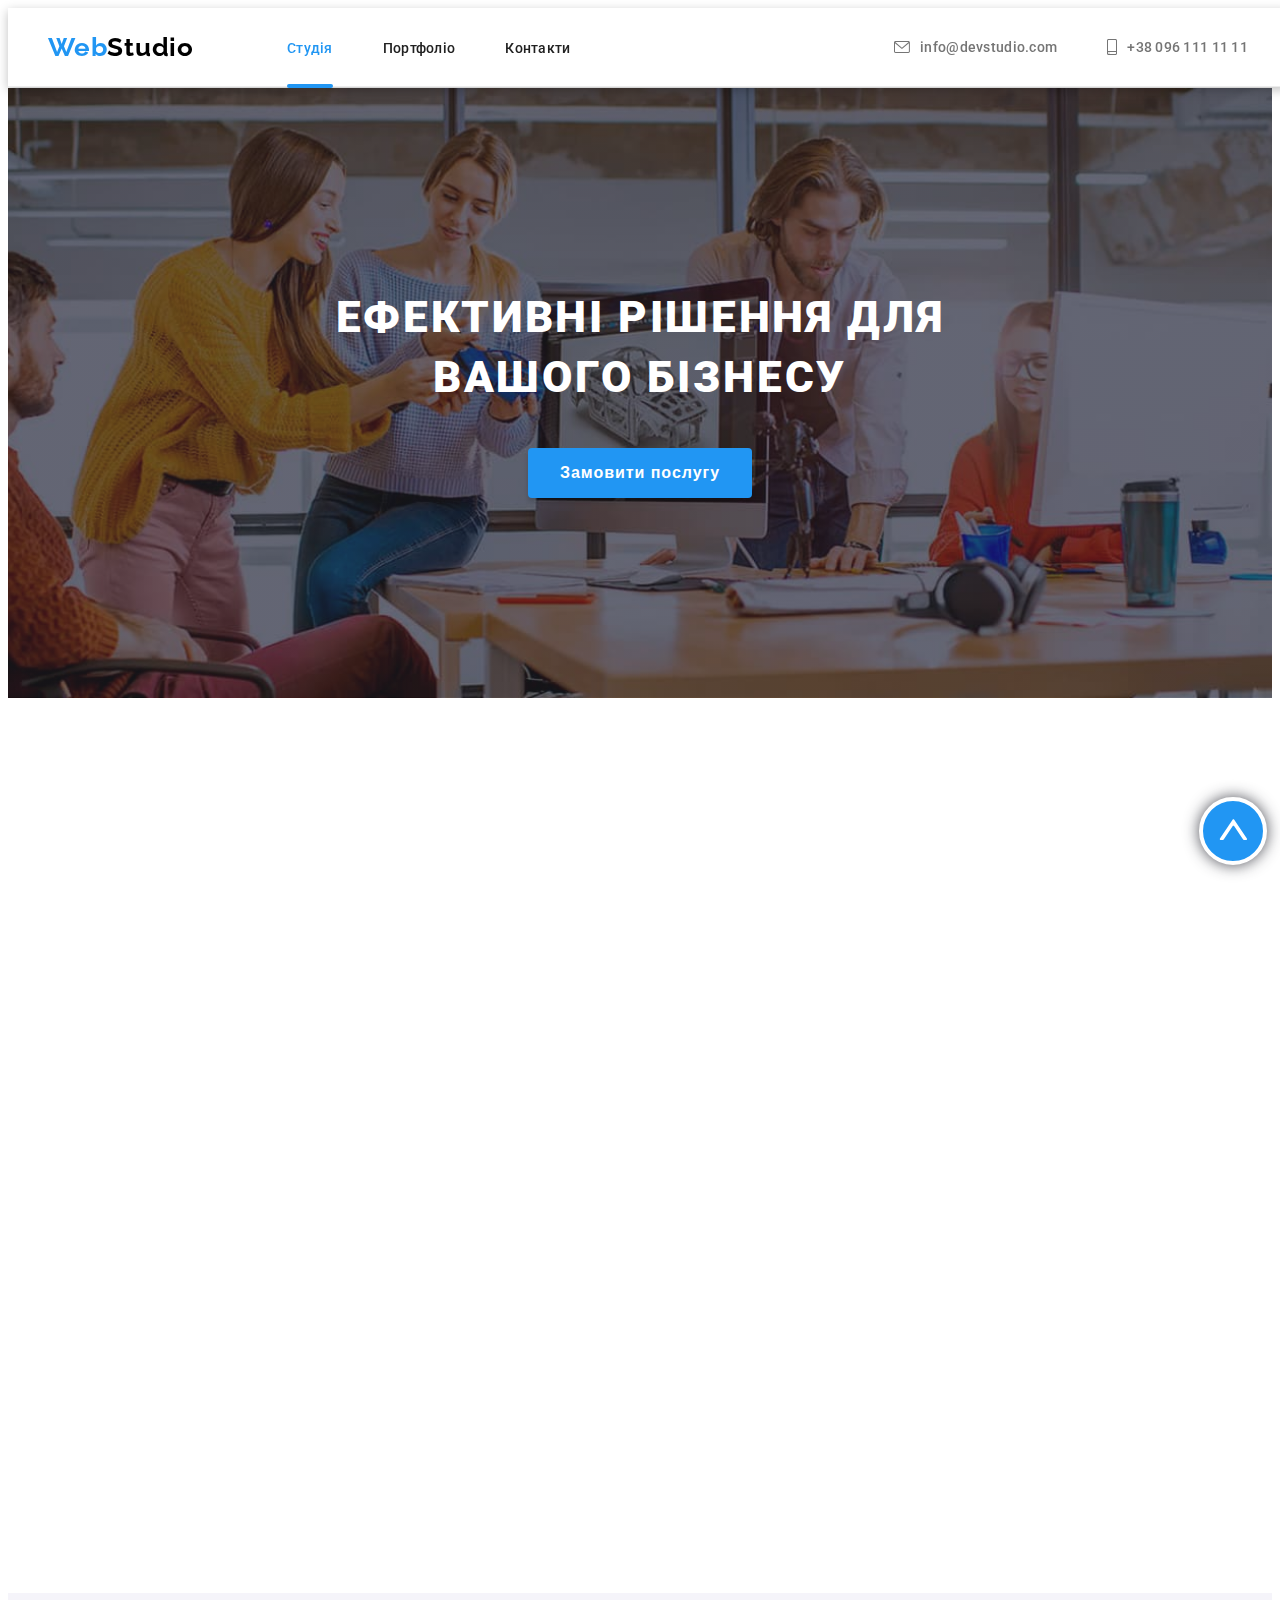
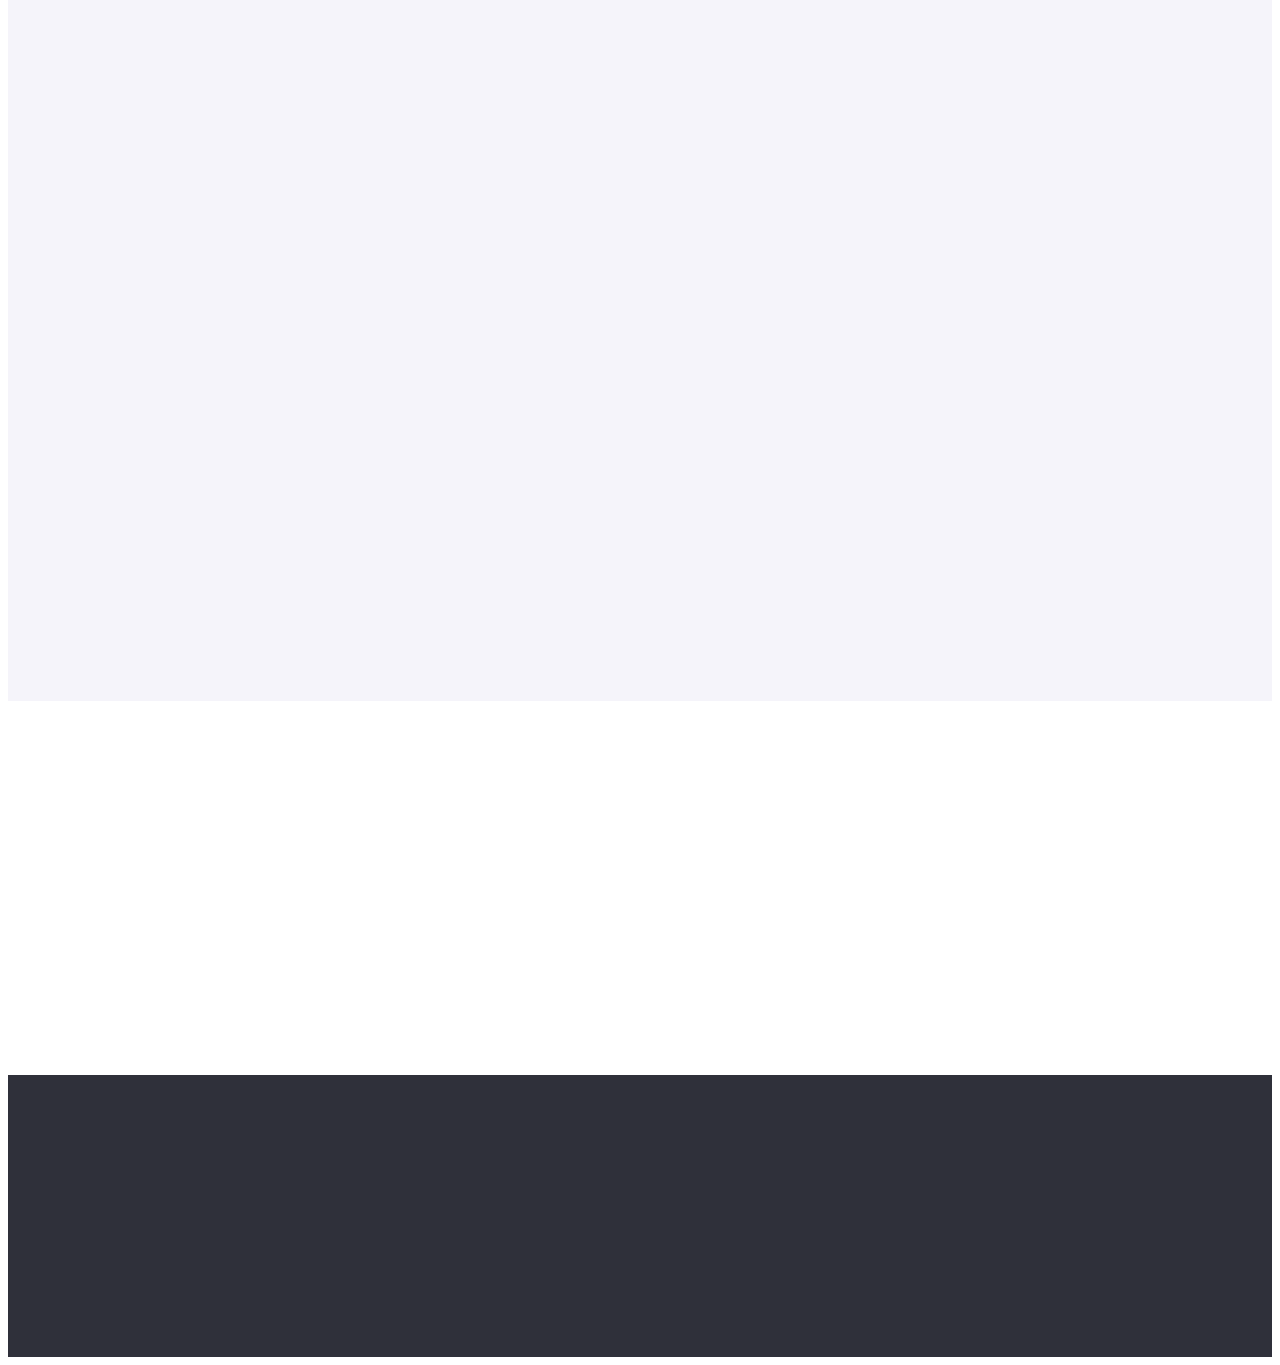
<file: index.html>
<!DOCTYPE html>
<html lang="en">
  <head>
    <meta charset="UTF-8" />
    <meta http-equiv="X-UA-Compatible" content="IE=edge" />
    <meta name="viewport" content="width=device-width, initial-scale=1.0" />
    <title>WebStudio</title>
    <link rel="preconnect" href="https://fonts.googleapis.com" />
    <link rel="preconnect" href="https://fonts.gstatic.com" crossorigin />
    <link
      href="https://fonts.googleapis.com/css2?family=Raleway:wght@700&family=Roboto:wght@400;500;700;900&display=swap"
      rel="stylesheet"
    />
    <link
      rel="stylesheet"
      href="https://cdnjs.cloudflare.com/ajax/libs/modern-normalize/2.0.0/modern-normalize.min.css"
      integrity="sha512-4xo8blKMVCiXpTaLzQSLSw3KFOVPWhm/TRtuPVc4WG6kUgjH6J03IBuG7JZPkcWMxJ5huwaBpOpnwYElP/m6wg=="
      crossorigin="anonymous"
      referrerpolicy="no-referrer"
    />
    <link rel="stylesheet" href=".//styles/main.min.css" />
    <link href="https://unpkg.com/aos@2.3.1/dist/aos.css" rel="stylesheet" />
  </head>
  <body>
    <!-- Шапка сайту -->
    <header class="header" id="header">
      <div class="container">
        <div class="header__container" data-aos="fade-down">
          <!-- Лого -->
          <a class="header__logo" href="./index.html"
            >Web<span class="header__logo__accent--header">Studio</span></a
          >
          <!-- Головна навігація сайту -->
          <nav class="header__nav">
            <ul class="header__list">
              <li class="header__item">
                <a
                  class="header__link header__link--checked"
                  href="./index.html"
                  >Студія</a
                >
              </li>
              <li class="header__item">
                <a class="header__link" href="./portfolio.html">Портфоліо</a>
              </li>
              <li class="header__item">
                <a class="header__link" href="#contacts">Контакти</a>
              </li>
            </ul>
          </nav>
          <!-- Контакти -->
          <ul class="header__contacts">
            <li class="header__contact">
              <a
                class="header__address"
                href="mailto:info@devstudio.com"
                target="_blank"
              >
                <svg class="header__icon" width="14" height="10">
                  <use href="./img/icons.svg#letter"></use>
                </svg>
                info@devstudio.com</a
              >
            </li>
            <li class="header__contact">
              <a
                class="header__address"
                href="tel:+380961111111"
                target="_blank"
              >
                <svg class="header__icon" width="10" height="14">
                  <use href="./img/icons.svg#smartphone"></use>
                </svg>
                +38 096 111 11 11</a
              >
            </li>
          </ul>
          <button data-menu-open class="header__menu">
            <svg class="header__svg" width="40" height="40">
              <use href="./img/icons.svg#menu"></use>
            </svg>
          </button>
        </div>
      </div>
    </header>
    <!-- Головна сторінка -->
    <main>
      <div class="hero__padding" id="scroll-to-top"></div>
      <!-- Головна частина сайту -->
      <section class="hero">
        <div class="container hero__container">
          <h1 class="hero__title">Ефективні рішення для вашого бізнесу</h1>
          <button class="hero__button" type="button" data-modal-open>
            Замовити послугу
          </button>
        </div>
      </section>
      <!-- Переваги -->
      <section class="advantages">
        <div class="container">
          <ul class="advantages__list">
            <li class="advantages__item" data-aos="fade-right">
              <div class="advantages__icon">
                <svg class="advantages__svg" width="70" height="70">
                  <use href="./img/icons.svg#antenna"></use>
                </svg>
              </div>
              <h3 class="advantages__subtitle">УВАГА ДО ДЕТАЛЕЙ</h3>
              <p class="advantages__desc">
                Ідейні міркування, і навіть початок повсякденної роботи з
                формування позиції.
              </p>
            </li>
            <li class="advantages__item" data-aos="fade-up">
              <div class="advantages__icon">
                <svg class="advantages__svg" width="70" height="70">
                  <use href="./img/icons.svg#clock"></use>
                </svg>
              </div>
              <h3 class="advantages__subtitle">ПУНКТУАЛЬНІСТЬ</h3>
              <p class="advantages__desc">
                Завдання організації, особливо рамки і місце навчання кадрів
                тягне у себе.
              </p>
            </li>
            <li class="advantages__item" data-aos="fade-down">
              <div class="advantages__icon">
                <svg class="advantages__svg" width="70" height="70">
                  <use href="./img/icons.svg#diagram"></use>
                </svg>
              </div>
              <h3 class="advantages__subtitle">ПЛАНУВАННЯ</h3>
              <p class="advantages__desc">
                Так само консультація з широким активом значною мірою зумовлює.
              </p>
            </li>
            <li class="advantages__item" data-aos="fade-left">
              <div class="advantages__icon">
                <svg class="advantages__svg" width="70" height="70">
                  <use href="./img/icons.svg#astronaut"></use>
                </svg>
              </div>
              <h3 class="advantages__subtitle">СУЧАСНІ ТЕХНОЛОГІЇ</h3>
              <p class="advantages__desc">
                Значимість цих проблем настільки очевидна, що реалізація
                планових завдань.
              </p>
            </li>
          </ul>
        </div>
      </section>
      <!-- Секція: Чим ми займаємося -->
      <section class="doing">
        <div class="container">
          <h2 class="doing__title" data-aos="zoom-in-up">Чим ми займаємося</h2>
          <ul class="doing__list">
            <li data-aos="zoom-in-down">
              <a href="#" class="doing__link">
                <img
                  class="doing__photo"
                  src="./img/doing/photo-1.jpg"
                  alt="Чоловік пише код"
                />
                <div class="doing__overlay">
                  <h3 class="doing__subtitle">Десктопні додатки</h3>
                </div>
              </a>
            </li>
            <li data-aos="zoom-in-up">
              <a href="#" class="doing__link">
                <img
                  class="doing__photo"
                  src="./img/doing/photo-2.jpg"
                  alt="Жінка вибирає дизайн"
                />
                <div class="doing__overlay">
                  <h3 class="doing__subtitle">Мобільні додатки</h3>
                </div>
              </a>
            </li>
            <li data-aos="zoom-in-down">
              <a href="#" class="doing__link">
                <img
                  class="doing__photo"
                  src="./img/doing/photo-3.jpg"
                  alt="Жінка вибирає колір"
                />
                <div class="doing__overlay">
                  <h3 class="doing__subtitle">Дизайнерські рішення</h3>
                </div>
              </a>
            </li>
          </ul>
        </div>
      </section>
      <!-- Секція: Наша команда -->
      <section class="team">
        <div class="container">
          <h2 class="team__title" data-aos="zoom-in-up">Наша команда</h2>
          <ul class="team__list">
            <li class="team__item" data-aos="fade-up-right">
              <img
                class="team__photo"
                width="270"
                src="./img/team/person-1.jpg"
                alt="Чоловік з бородою з каштановим волоссям в окулярах в бордовій сорочці"
              />
              <h3 class="team__subtitle">Ігор Дем'яненко</h3>
              <p class="team__desc">Product Designer</p>
              <ul class="team__icons">
                <li class="team__icon">
                  <a
                    href="https://www.instagram.com/"
                    target="_blank"
                    class="team__link"
                  >
                    <svg class="team__svg" width="20" height="20">
                      <use href="./img/icons.svg#instagram"></use>
                    </svg>
                  </a>
                </li>
                <li class="team__icon">
                  <a
                    href="https://twitter.com/?lang=uk"
                    target="_blank"
                    class="team__link"
                  >
                    <svg class="team__svg" width="20" height="20">
                      <use href="./img/icons.svg#twitter"></use>
                    </svg>
                  </a>
                </li>
                <li class="team__icon">
                  <a
                    href="https://www.facebook.com/?locale=uk_UA"
                    target="_blank"
                    class="team__link"
                  >
                    <svg class="team__svg" width="20" height="20">
                      <use href="./img/icons.svg#facebook"></use>
                    </svg>
                  </a>
                </li>
                <li class="team__icon">
                  <a
                    href="https://ua.linkedin.com/"
                    target="_blank"
                    class="team__link"
                  >
                    <svg class="team__svg" width="20" height="20">
                      <use href="./img/icons.svg#linkedin"></use>
                    </svg>
                  </a>
                </li>
              </ul>
            </li>
            <li class="team__item" data-aos="fade-up">
              <img
                class="team__photo"
                width="270"
                src="./img/team/person-2.jpg"
                alt="Жінка з окулярами в чорному піджаку та світлим волоссям"
              />
              <h3 class="team__subtitle">Ольга Рєпіна</h3>
              <p class="team__desc">Frontend Developer</p>
              <ul class="team__icons">
                <li class="team__icon">
                  <a
                    href="https://www.instagram.com/"
                    target="_blank"
                    class="team__link"
                  >
                    <svg class="team__svg" width="20" height="20">
                      <use href="./img/icons.svg#instagram"></use>
                    </svg>
                  </a>
                </li>
                <li class="team__icon">
                  <a
                    href="https://twitter.com/?lang=uk"
                    target="_blank"
                    class="team__link"
                  >
                    <svg class="team__svg" width="20" height="20">
                      <use href="./img/icons.svg#twitter"></use>
                    </svg>
                  </a>
                </li>
                <li class="team__icon">
                  <a
                    href="https://www.facebook.com/?locale=uk_UA"
                    target="_blank"
                    class="team__link"
                  >
                    <svg class="team__svg" width="20" height="20">
                      <use href="./img/icons.svg#facebook"></use>
                    </svg>
                  </a>
                </li>
                <li class="team__icon">
                  <a
                    href="https://ua.linkedin.com/"
                    target="_blank"
                    class="team__link"
                  >
                    <svg class="team__svg" width="20" height="20">
                      <use href="./img/icons.svg#linkedin"></use>
                    </svg>
                  </a>
                </li>
              </ul>
            </li>
            <li class="team__item" data-aos="fade-up">
              <img
                class="team__photo"
                width="270"
                src="./img/team/person-3.jpg"
                alt="Чоловік з бородою з каштановим волоссям в блакитній сорочці"
              />
              <h3 class="team__subtitle">Микола Тарасов</h3>
              <p class="team__desc">Marketing</p>
              <ul class="team__icons">
                <li class="team__icon">
                  <a
                    href="https://www.instagram.com/"
                    target="_blank"
                    class="team__link"
                  >
                    <svg class="team__svg" width="20" height="20">
                      <use href="./img/icons.svg#instagram"></use>
                    </svg>
                  </a>
                </li>
                <li class="team__icon">
                  <a
                    href="https://twitter.com/?lang=uk"
                    target="_blank"
                    class="team__link"
                  >
                    <svg class="team__svg" width="20" height="20">
                      <use href="./img/icons.svg#twitter"></use>
                    </svg>
                  </a>
                </li>
                <li class="team__icon">
                  <a
                    href="https://www.facebook.com/?locale=uk_UA"
                    target="_blank"
                    class="team__link"
                  >
                    <svg class="team__svg" width="20" height="20">
                      <use href="./img/icons.svg#facebook"></use>
                    </svg>
                  </a>
                </li>
                <li class="team__icon">
                  <a
                    href="https://ua.linkedin.com/"
                    target="_blank"
                    class="team__link"
                  >
                    <svg class="team__svg" width="20" height="20">
                      <use href="./img/icons.svg#linkedin"></use>
                    </svg>
                  </a>
                </li>
              </ul>
            </li>
            <li class="team__item" data-aos="fade-up-left">
              <img
                class="team__photo"
                width="270"
                src="./img/team/person-4.jpg"
                alt="Чоловік в окулярах з темними бородою та волоссям в чорний футболці"
              />
              <h3 class="team__subtitle">Михайло Єрмаков</h3>
              <p class="team__desc">UI Designer</p>
              <ul class="team__icons">
                <li class="team__icon">
                  <a
                    href="https://www.instagram.com/"
                    target="_blank"
                    class="team__link"
                  >
                    <svg class="team__svg" width="20" height="20">
                      <use href="./img/icons.svg#instagram"></use>
                    </svg>
                  </a>
                </li>
                <li class="team__icon">
                  <a
                    href="https://twitter.com/?lang=uk"
                    target="_blank"
                    class="team__link"
                  >
                    <svg class="team__svg" width="20" height="20">
                      <use href="./img/icons.svg#twitter"></use>
                    </svg>
                  </a>
                </li>
                <li class="team__icon">
                  <a
                    href="https://www.facebook.com/?locale=uk_UA"
                    target="_blank"
                    class="team__link"
                  >
                    <svg class="team__svg" width="20" height="20">
                      <use href="./img/icons.svg#facebook"></use>
                    </svg>
                  </a>
                </li>
                <li class="team__icon">
                  <a
                    href="https://ua.linkedin.com/"
                    target="_blank"
                    class="team__link"
                  >
                    <svg class="team__svg" width="20" height="20">
                      <use href="./img/icons.svg#linkedin"></use>
                    </svg>
                  </a>
                </li>
              </ul>
            </li>
          </ul>
        </div>
      </section>
      <!-- Секція: Клієнти -->
      <section class="client">
        <div class="container">
          <h2 class="client__title" data-aos="zoom-in-up">Постійні клієнти</h2>
          <ul class="client__list">
            <li class="client__item" data-aos="zoom-in-right">
              <a href="#" target="_blank" class="client__link">
                <svg class="client__icon" width="106" height="60">
                  <use href="./img/icons.svg#logo-YACO-1"></use>
                </svg>
              </a>
            </li>
            <li class="client__item" data-aos="zoom-in-right">
              <a href="#" target="_blank" class="client__link">
                <svg class="client__icon" width="106" height="60">
                  <use href="./img/icons.svg#logo-tagline-here-2"></use>
                </svg>
              </a>
            </li>
            <li class="client__item" data-aos="zoom-in-right">
              <a href="#" target="_blank" class="client__link">
                <svg class="client__icon" width="106" height="60">
                  <use href="./img/icons.svg#logo-company-3"></use>
                </svg>
              </a>
            </li>
            <li class="client__item" data-aos="zoom-in-left">
              <a href="#" target="_blank" class="client__link">
                <svg class="client__icon" width="106" height="60">
                  <use href="./img/icons.svg#logo-foster-peters-4"></use>
                </svg>
              </a>
            </li>
            <li class="client__item" data-aos="zoom-in-left">
              <a href="#" target="_blank" class="client__link">
                <svg class="client__icon" width="106" height="60">
                  <use href="./img/icons.svg#logo-brand-5"></use>
                </svg>
              </a>
            </li>
            <li class="client__item" data-aos="zoom-in-left">
              <a href="#" target="_blank" class="client__link">
                <svg class="client__icon" width="106" height="60">
                  <use href="./img/icons.svg#logo-tag-line-6"></use>
                </svg>
              </a>
            </li>
          </ul>
        </div>
      </section>
    </main>
    <!-- Підвал сайту -->
    <footer class="footer" id="contacts">
      <div class="container">
        <div class="footer__container">
          <div class="footer__addressing" data-aos="fade-up-right">
            <a class="footer__logo" href="#header"
              >Web<span class="footer__logo__accent--footer">Studio</span></a
            >
            <address class="footer__address">
              <ul class="footer__list">
                <li class="footer__item">
                  <a
                    class="footer__map"
                    target="_blank"
                    href="https://www.google.com/maps/place/Lesi+Ukrainky+Blvd,+26,+Kyiv,+Ukraine,+02000/@50.4265807,30.5383858,17z/data=!3m1!4b1!4m6!3m5!1s0x40d4cf0e033ecbe9:0x57a4dffefec77da0!8m2!3d50.4265807!4d30.5383858!16s%2Fg%2F1tctq5jv?entry=ttu"
                    >м. Київ, пр-т Лесі Українки, 26</a
                  >
                </li>
                <li class="footer__item">
                  <a
                    class="footer__connection"
                    href="mailto:info@devstudio.com"
                    target="_blank"
                    >info@devstudio.com</a
                  >
                </li>
                <li class="footer__item">
                  <a
                    class="footer__connection"
                    href="tel:+380961111111"
                    target="_blank"
                    >+38 096 111 11 11</a
                  >
                </li>
              </ul>
            </address>
          </div>
          <div class="footer__icon" data-aos="fade-up">
            <h2 class="footer__title">приєднуйтесь</h2>
            <ul class="footer__icons">
              <li class="footer__element">
                <a
                  href="https://www.instagram.com/"
                  target="_blank"
                  class="footer__link"
                >
                  <svg class="footer__svg" width="20" height="20">
                    <use href="./img/icons.svg#instagram"></use>
                  </svg>
                </a>
              </li>
              <li class="footer__element">
                <a
                  href="https://twitter.com/?lang=uk"
                  target="_blank"
                  class="footer__link"
                >
                  <svg class="footer__svg" width="20" height="20">
                    <use href="./img/icons.svg#twitter"></use>
                  </svg>
                </a>
              </li>
              <li class="footer__element">
                <a
                  href="https://www.facebook.com/?locale=uk_UA"
                  target="_blank"
                  class="footer__link"
                >
                  <svg class="footer__svg" width="20" height="20">
                    <use href="./img/icons.svg#facebook"></use>
                  </svg>
                </a>
              </li>
              <li class="footer__element">
                <a
                  href="https://ua.linkedin.com/"
                  target="_blank"
                  class="footer__link"
                >
                  <svg class="footer__svg" width="20" height="20">
                    <use href="./img/icons.svg#linkedin"></use>
                  </svg>
                </a>
              </li>
            </ul>
          </div>
          <form action="" class="footer__form" data-aos="fade-up-left">
            <h2 class="footer__call">Підпишіться на розсилку</h2>
            <div class="footer__structure">
              <input
                type="email"
                class="footer__input"
                placeholder="E-mail"
                required
              />
              <button class="footer__btn" type="submit">
                Підписатися
                <svg class="footer__badge" width="24" height="24">
                  <use href="./img/icons.svg#send"></use>
                </svg>
              </button>
            </div>
          </form>
        </div>
      </div>
    </footer>
    <!-- Modal -->
    <div class="backdrop is-hidden" data-modal>
      <div class="modal">
        <form action="" class="form">
          <button class="modal__close-btn" type="button" data-modal-close>
            <svg class="modal__close-icon" width="18" height="18">
              <use href="./img/icons.svg#close-cross"></use>
            </svg>
          </button>
          <h2 class="modal__title">Залиште свої дані, ми вам передзвонимо</h2>
          <ul class="modal__list">
            <li class="modal__item">
              <label for="name" class="modal__name"
                >Ім'я
                <input id="name" type="text" class="modal__input" required />
                <svg class="modal__svg" width="18" height="18">
                  <use href="./img/icons.svg#person-blank"></use>
                </svg>
              </label>
            </li>
            <li class="modal__item">
              <label for="phone" class="modal__name"
                >Телефон
                <input id="phone" type="tel" class="modal__input" required />
                <svg class="modal__svg" width="18" height="18">
                  <use href="./img/icons.svg#phone-blank"></use>
                </svg>
              </label>
            </li>
            <li class="modal__item">
              <label for="email" class="modal__name"
                >Пошта
                <input id="email" type="email" class="modal__input" required />
                <svg class="modal__svg" width="18" height="18">
                  <use href="./img/icons.svg#email-blank"></use>
                </svg>
              </label>
            </li>
            <li class="modal__item">
              <label for="coment" class="modal__name"
                >Коментар
                <textarea
                  id="coment"
                  cols="30"
                  rows="10"
                  class="modal__coment"
                  placeholder="Введіть текст"
                ></textarea>
              </label>
            </li>
          </ul>
          <label class="modal__label">
            <input type="checkbox" class="modal__checkbox" required />
            <div class="modal__fake">
              <svg class="modal__icon" width="11" height="8">
                <use href="./img/icons.svg#tick"></use>
              </svg>
            </div>
            <p class="modal__text">
              Погоджуюся з розсилкою та приймаю
              <a href="" class="modal__link">Умови договору</a>
            </p>
          </label>
          <button class="modal__btn" type="submit">Відправити</button>
        </form>
      </div>
    </div>
    <div data-menu class="backdrop__mobile is-hidden">
      <div class="menu">
        <ul class="menu__nav">
          <li class="menu__item">
            <a href="./index.html" class="menu__link menu__link--checked"
              >Студія</a
            >
          </li>
          <li class="menu__item">
            <a href="./portfolio.html" class="menu__link">Портфоліо</a>
          </li>
          <li class="menu__item">
            <a href="#contacts" class="menu__link">Контакти</a>
          </li>
        </ul>
        <div class="menu__container">
          <ul class="menu__contacts">
            <li class="menu__contact">
              <a href="tel:+380961111111" class="menu__tel"
                >+38 096 111 11 11</a
              >
            </li>
            <li class="menu__contact">
              <a href="mailto:info@devstudio.com" class="menu__address"
                >info@devstudio.com</a
              >
            </li>
          </ul>
          <ul class="menu__socials">
            <li class="menu__social">
              <a
                target="_blank"
                href="https://www.instagram.com/"
                class="menu__run"
                >Instagram</a
              >
              <div class="menu__line"></div>
            </li>
            <li class="menu__social">
              <a
                target="_blank"
                href="https://twitter.com/?lang=uk"
                class="menu__run"
                >Twitter</a
              >
              <div class="menu__line"></div>
            </li>
            <li class="menu__social">
              <a
                target="_blank"
                href="https://www.facebook.com/?locale=uk_UA"
                class="menu__run"
                >Facebook</a
              >
              <div class="menu__line"></div>
            </li>
            <li class="menu__social">
              <a
                target="_blank"
                href="https://ua.linkedin.com/"
                class="menu__run"
                >LinkedIn</a
              >
            </li>
          </ul>
          <button data-menu-close class="menu__btn">
            <svg class="menu__svg" width="40" height="40">
              <use href="./img/icons.svg#big-cross"></use>
            </svg>
          </button>
        </div>
      </div>
    </div>
    <!-- Scroll to top -->
    <a class="scroll__link" href="#scroll-to-top">
      <svg class="scroll__icon" width="29" height="22">
        <use href="./img/icons.svg#top-arrow"></use>
      </svg>
    </a>
    <script src="https://unpkg.com/aos@2.3.1/dist/aos.js"></script>
    <script>
      AOS.init();
    </script>
    <script src="./js/modal.js"></script>
    <script src="./js/menu.js"></script>
  </body>
</html>
</file>
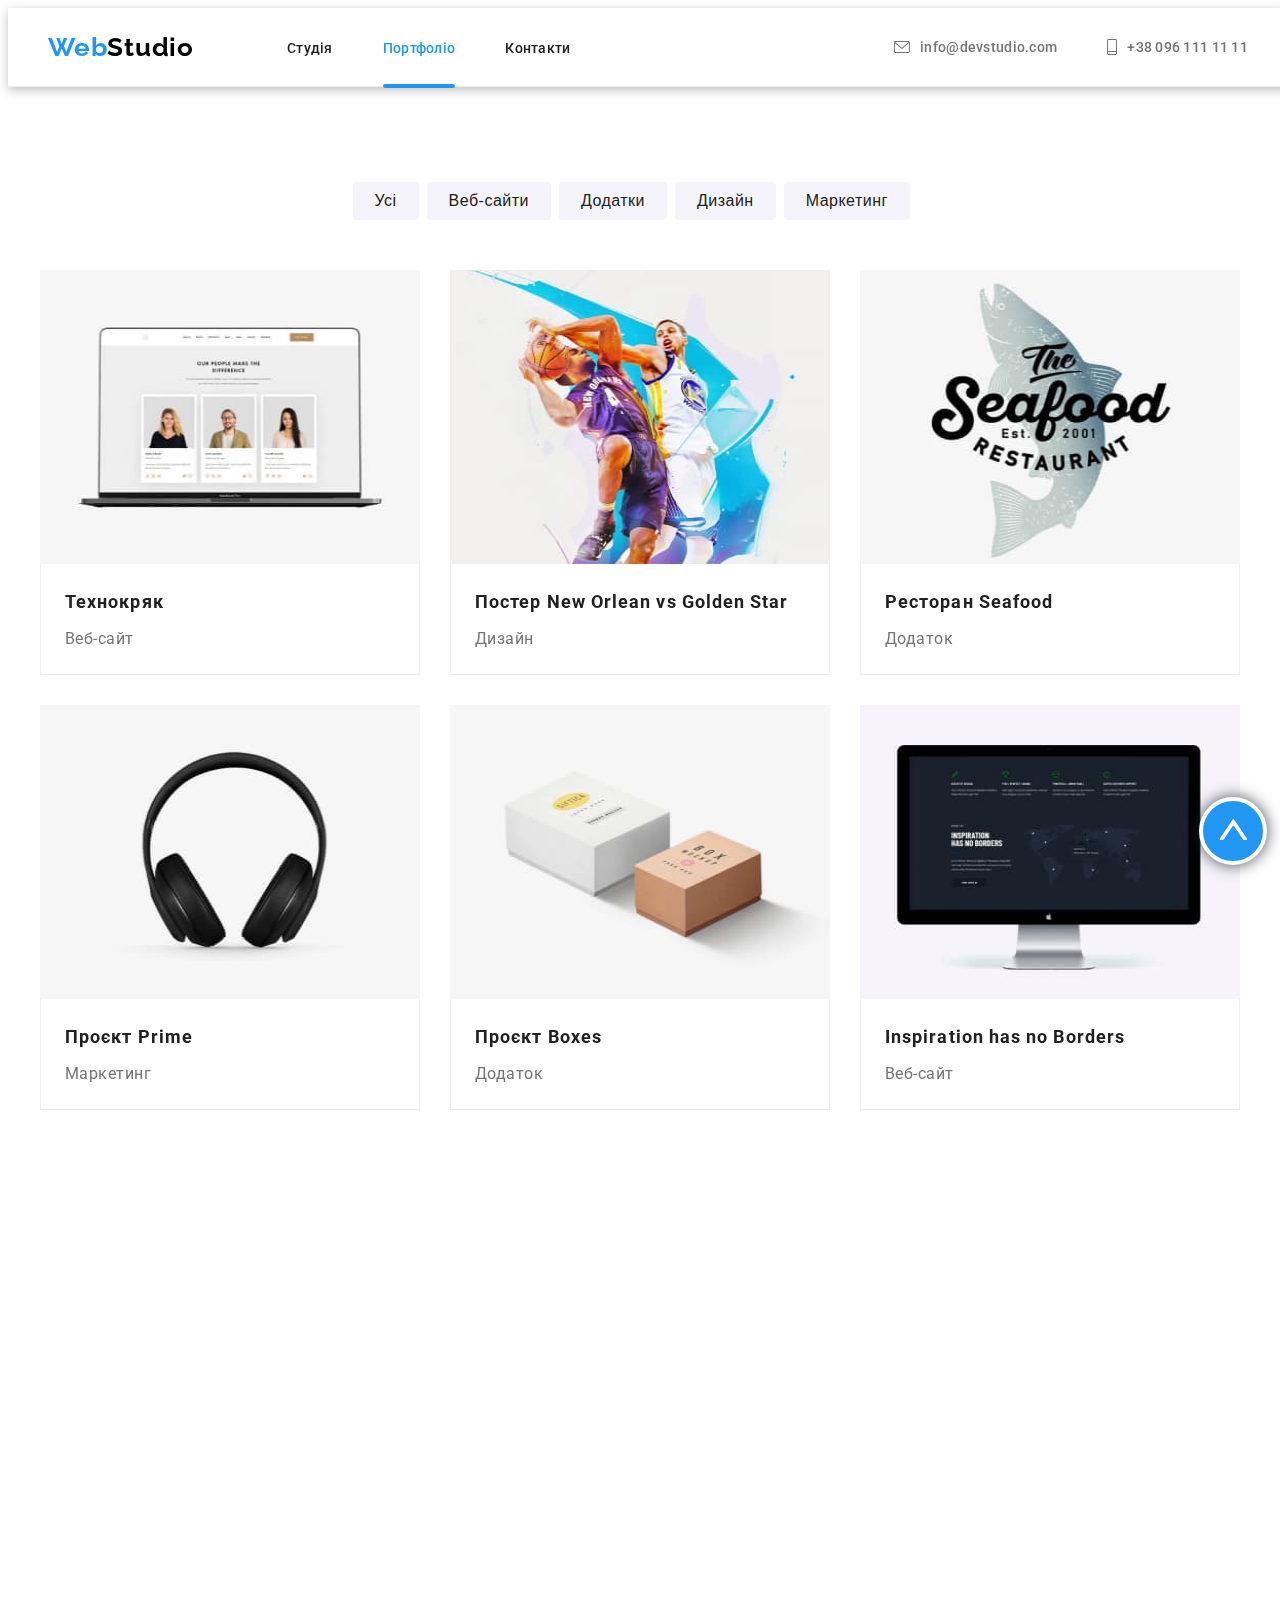
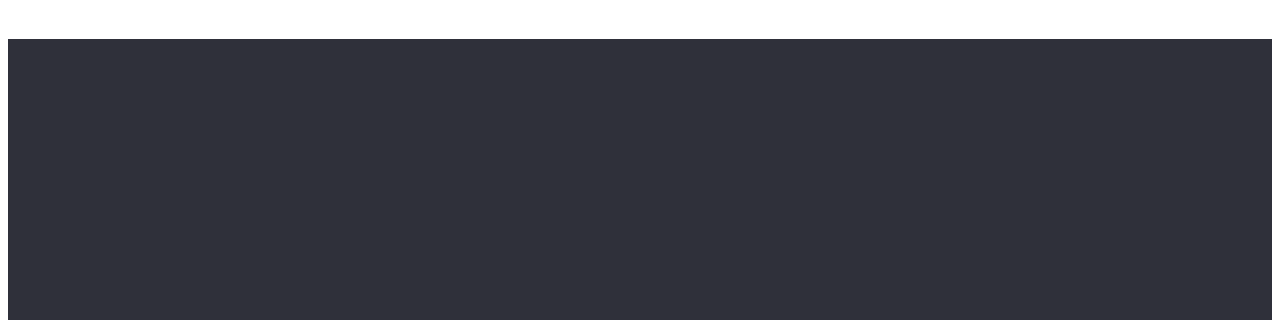
<file: portfolio.html>
<!DOCTYPE html>
<html lang="en">
  <head>
    <meta charset="UTF-8" />
    <meta name="viewport" content="width=device-width, initial-scale=1.0" />
    <title>WebStudio</title>
    <link rel="preconnect" href="https://fonts.googleapis.com" />
    <link rel="preconnect" href="https://fonts.gstatic.com" crossorigin />
    <link
      href="https://fonts.googleapis.com/css2?family=Raleway:wght@700&family=Roboto:wght@400;500;700;900&display=swap"
      rel="stylesheet"
    />
    <link
      rel="stylesheet"
      href="https://cdnjs.cloudflare.com/ajax/libs/modern-normalize/2.0.0/modern-normalize.min.css"
      integrity="sha512-4xo8blKMVCiXpTaLzQSLSw3KFOVPWhm/TRtuPVc4WG6kUgjH6J03IBuG7JZPkcWMxJ5huwaBpOpnwYElP/m6wg=="
      crossorigin="anonymous"
      referrerpolicy="no-referrer"
    />
    <link rel="stylesheet" href="./styles/portfolio.min.css" />
    <link href="https://unpkg.com/aos@2.3.1/dist/aos.css" rel="stylesheet" />
  </head>
  <body>
    <header class="header" id="header">
      <div class="container">
        <div class="header__container" data-aos="fade-down">
          <!-- Лого -->
          <a class="header__logo" href="./index.html"
            >Web<span class="header__logo__accent--header">Studio</span></a
          >
          <!-- Головна навігація сайту -->
          <nav class="header__nav">
            <ul class="header__list">
              <li class="header__item">
                <a class="header__link" href="./index.html">Студія</a>
              </li>
              <li class="header__item">
                <a
                  class="header__link header__link--checked"
                  href="./portfolio.html"
                  >Портфоліо</a
                >
              </li>
              <li class="header__item">
                <a class="header__link" href="#contacts">Контакти</a>
              </li>
            </ul>
          </nav>
          <!-- Контакти -->
          <ul class="header__contacts">
            <li class="header__contact">
              <a
                class="header__address"
                href="mailto:info@devstudio.com"
                target="_blank"
              >
                <svg class="header__icon" width="14" height="10">
                  <use href="./img/icons.svg#letter"></use>
                </svg>
                info@devstudio.com</a
              >
            </li>
            <li class="header__contact">
              <a
                class="header__address"
                href="tel:+380961111111"
                target="_blank"
              >
                <svg class="header__icon" width="10" height="14">
                  <use href="./img/icons.svg#smartphone"></use>
                </svg>
                +38 096 111 11 11</a
              >
            </li>
          </ul>
          <button data-menu-open class="header__menu">
            <svg class="header__svg" width="40" height="40">
              <use href="./img/icons.svg#menu"></use>
            </svg>
          </button>
        </div>
      </div>
    </header>
    <!-- Головна сторінка сайту -->
    <main>
      <div class="hero__padding" id="scroll-to-top"></div>
      <!-- Кнопки -->
      <section class="btn">
        <div class="container">
          <ul class="btn__list">
            <li class="btn__item" data-aos="fade-right">
              <button class="btn__btn" type="button">Усі</button>
            </li>
            <li class="btn__item" data-aos="fade-down-right">
              <button class="btn__btn" type="button">Веб-сайти</button>
            </li>
            <li class="btn__item" data-aos="fade-down">
              <button class="btn__btn" type="button">Додатки</button>
            </li>
            <li class="btn__item" data-aos="fade-down-left">
              <button class="btn__btn" type="button">Дизайн</button>
            </li>
            <li class="btn__item" data-aos="fade-left">
              <button class="btn__btn" type="button">Маркетинг</button>
            </li>
          </ul>
        </div>
      </section>
      <!-- Статті -->
      <section class="article">
        <div class="container">
          <ul class="article__list">
            <!-- Перша стаття -->
            <li class="article__item" data-aos="fade-down-right">
              <a href="#" class="article__link">
                <article class="article__article">
                  <div class="article__photo">
                    <img
                      class="article__content"
                      src="./img/products/product-1.jpg"
                      alt="сайт Технокряк"
                    />
                    <div class="article__overlay">
                      <p class="article__text">
                        Ресурс пропонує комплексні пропозиції з різним рівнем
                        функціоналу та сервісів. Все це дозволить відвідувачу
                        отримати вичерпні відомості про компанію чи приватну
                        особу.
                      </p>
                    </div>
                  </div>
                  <div class="article__container">
                    <h2 class="article__title">Технокряк</h2>
                    <p class="article__desc">Веб-сайт</p>
                  </div>
                </article>
              </a>
            </li>
            <!-- Друга стаття -->
            <li class="article__item" data-aos="fade-down">
              <a href="#" class="article__link">
                <article class="article__article">
                  <div class="article__photo">
                    <img
                      class="article__content"
                      src="./img/products/product-2.jpg"
                      alt="Постер New Orlean vs Golden Star"
                    />
                    <div class="article__overlay">
                      <p class="article__text">
                        Ресурс пропонує комплексні пропозиції з різним рівнем
                        функціоналу та сервісів. Все це дозволить відвідувачу
                        отримати вичерпні відомості про компанію чи приватну
                        особу.
                      </p>
                    </div>
                  </div>
                  <div class="article__container">
                    <h2 class="article__title">
                      Постер New Orlean vs Golden Star
                    </h2>
                    <p class="article__desc">Дизайн</p>
                  </div>
                </article>
              </a>
            </li>
            <!-- Третя стаття -->
            <li class="article__item" data-aos="fade-down-left">
              <a href="#" class="article__link">
                <article class="article__article">
                  <div class="article__photo">
                    <img
                      class="article__content"
                      src="./img/products/product-3.jpg"
                      alt="Ресторан Seafood"
                    />
                    <div class="article__overlay">
                      <p class="article__text">
                        Ресурс пропонує комплексні пропозиції з різним рівнем
                        функціоналу та сервісів. Все це дозволить відвідувачу
                        отримати вичерпні відомості про компанію чи приватну
                        особу.
                      </p>
                    </div>
                  </div>
                  <div class="article__container">
                    <h2 class="article__title">Ресторан Seafood</h2>
                    <p class="article__desc">Додаток</p>
                  </div>
                </article>
              </a>
            </li>
            <!-- Четверта стаття -->
            <li class="article__item" data-aos="fade-right">
              <a href="#" class="article__link">
                <article class="article__article">
                  <div class="article__photo">
                    <img
                      class="article__content"
                      src="./img/products/product-4.jpg"
                      alt="Навушники"
                    />
                    <div class="article__overlay">
                      <p class="article__text">
                        Ресурс пропонує комплексні пропозиції з різним рівнем
                        функціоналу та сервісів. Все це дозволить відвідувачу
                        отримати вичерпні відомості про компанію чи приватну
                        особу.
                      </p>
                    </div>
                  </div>
                  <div class="article__container">
                    <h2 class="article__title">Проєкт Prime</h2>
                    <p class="article__desc">Маркетинг</p>
                  </div>
                </article>
              </a>
            </li>
            <!-- П'ята стаття -->
            <li class="article__item" data-aos="zoom-in">
              <a href="#" class="article__link">
                <article class="article__article">
                  <div class="article__photo">
                    <img
                      class="article__content"
                      src="./img/products/product-5.jpg"
                      alt="дві коробки"
                    />
                    <div class="article__overlay">
                      <p class="article__text">
                        Ресурс пропонує комплексні пропозиції з різним рівнем
                        функціоналу та сервісів. Все це дозволить відвідувачу
                        отримати вичерпні відомості про компанію чи приватну
                        особу.
                      </p>
                    </div>
                  </div>
                  <div class="article__container">
                    <h2 class="article__title">Проєкт Boxes</h2>
                    <p class="article__desc">Додаток</p>
                  </div>
                </article>
              </a>
            </li>
            <!-- Шоста стаття -->
            <li class="article__item" data-aos="fade-left">
              <a href="#" class="article__link">
                <article class="article__article">
                  <div class="article__photo">
                    <img
                      class="article__content"
                      src="./img/products/product-6.jpg"
                      alt="сайт Inspiration has no Borders"
                    />
                    <div class="article__overlay">
                      <p class="article__text">
                        Ресурс пропонує комплексні пропозиції з різним рівнем
                        функціоналу та сервісів. Все це дозволить відвідувачу
                        отримати вичерпні відомості про компанію чи приватну
                        особу.
                      </p>
                    </div>
                  </div>
                  <div class="article__container">
                    <h2 class="article__title">Inspiration has no Borders</h2>
                    <p class="article__desc">Веб-сайт</p>
                  </div>
                </article>
              </a>
            </li>
            <!-- Сьома стаття -->
            <li class="article__item" data-aos="fade-up-right">
              <a href="#" class="article__link">
                <article class="article__article">
                  <div class="article__photo">
                    <img
                      class="article__content"
                      src="./img/products/product-7.jpg"
                      alt="Видання Limited Edition"
                    />
                    <div class="article__overlay">
                      <p class="article__text">
                        Ресурс пропонує комплексні пропозиції з різним рівнем
                        функціоналу та сервісів. Все це дозволить відвідувачу
                        отримати вичерпні відомості про компанію чи приватну
                        особу.
                      </p>
                    </div>
                  </div>
                  <div class="article__container">
                    <h2 class="article__title">Видання Limited Edition</h2>
                    <p class="article__desc">Дизайн</p>
                  </div>
                </article>
              </a>
            </li>
            <!-- Восьма стаття -->
            <li class="article__item" data-aos="fade-up">
              <a href="#" class="article__link">
                <article class="article__article">
                  <div class="article__photo">
                    <img
                      class="article__content"
                      src="./img/products/product-8.jpg"
                      alt="Проєкт LAB"
                    />
                    <div class="article__overlay">
                      <p class="article__text">
                        Ресурс пропонує комплексні пропозиції з різним рівнем
                        функціоналу та сервісів. Все це дозволить відвідувачу
                        отримати вичерпні відомості про компанію чи приватну
                        особу.
                      </p>
                    </div>
                  </div>
                  <div class="article__container">
                    <h2 class="article__title">Проєкт LAB</h2>
                    <p class="article__desc">Маркетинг</p>
                  </div>
                </article>
              </a>
            </li>
            <!-- Дев'ята стаття -->
            <li class="article__item" data-aos="fade-up-left">
              <a href="#" class="article__link">
                <article class="article__article">
                  <div class="article__photo">
                    <img
                      class="article__content"
                      src="./img/products/product-9.jpg"
                      alt="додаток Growing Business"
                    />
                    <div class="article__overlay">
                      <p class="article__text">
                        Ресурс пропонує комплексні пропозиції з різним рівнем
                        функціоналу та сервісів. Все це дозволить відвідувачу
                        отримати вичерпні відомості про компанію чи приватну
                        особу.
                      </p>
                    </div>
                  </div>
                  <div class="article__container">
                    <h2 class="article__title">Growing Business</h2>
                    <p class="article__desc">Додаток</p>
                  </div>
                </article>
              </a>
            </li>
          </ul>
        </div>
      </section>
    </main>
    <!-- Підвал сайту -->
    <footer class="footer" id="contacts">
      <div class="container">
        <div class="footer__container">
          <div class="footer__addressing" data-aos="fade-up-right">
            <a class="footer__logo" href="#header"
              >Web<span class="footer__logo__accent--footer">Studio</span></a
            >
            <address class="footer__address">
              <ul class="footer__list">
                <li class="footer__item">
                  <a
                    class="footer__map"
                    target="_blank"
                    href="https://www.google.com/maps/place/Lesi+Ukrainky+Blvd,+26,+Kyiv,+Ukraine,+02000/@50.4265807,30.5383858,17z/data=!3m1!4b1!4m6!3m5!1s0x40d4cf0e033ecbe9:0x57a4dffefec77da0!8m2!3d50.4265807!4d30.5383858!16s%2Fg%2F1tctq5jv?entry=ttu"
                    >м. Київ, пр-т Лесі Українки, 26</a
                  >
                </li>
                <li class="footer__item">
                  <a
                    class="footer__connection"
                    href="mailto:info@devstudio.com"
                    target="_blank"
                    >info@devstudio.com</a
                  >
                </li>
                <li class="footer__item">
                  <a
                    class="footer__connection"
                    href="tel:+380961111111"
                    target="_blank"
                    >+38 096 111 11 11</a
                  >
                </li>
              </ul>
            </address>
          </div>
          <div class="footer__icon" data-aos="fade-up">
            <h2 class="footer__title">приєднуйтесь</h2>
            <ul class="footer__icons">
              <li class="footer__element">
                <a
                  href="https://www.instagram.com/"
                  target="_blank"
                  class="footer__link"
                >
                  <svg class="footer__svg" width="20" height="20">
                    <use href="./img/icons.svg#instagram"></use>
                  </svg>
                </a>
              </li>
              <li class="footer__element">
                <a
                  href="https://twitter.com/?lang=uk"
                  target="_blank"
                  class="footer__link"
                >
                  <svg class="footer__svg" width="20" height="20">
                    <use href="./img/icons.svg#twitter"></use>
                  </svg>
                </a>
              </li>
              <li class="footer__element">
                <a
                  href="https://www.facebook.com/?locale=uk_UA"
                  target="_blank"
                  class="footer__link"
                >
                  <svg class="footer__svg" width="20" height="20">
                    <use href="./img/icons.svg#facebook"></use>
                  </svg>
                </a>
              </li>
              <li class="footer__element">
                <a
                  href="https://ua.linkedin.com/"
                  target="_blank"
                  class="footer__link"
                >
                  <svg class="footer__svg" width="20" height="20">
                    <use href="./img/icons.svg#linkedin"></use>
                  </svg>
                </a>
              </li>
            </ul>
          </div>
          <form action="" class="footer__form" data-aos="fade-up-left">
            <h2 class="footer__call">Підпишіться на розсилку</h2>
            <div class="footer__structure">
              <input
                type="email"
                class="footer__input"
                placeholder="E-mail"
                required
              />
              <button class="footer__btn" type="submit">
                Підписатися
                <svg class="footer__badge" width="24" height="24">
                  <use href="./img/icons.svg#send"></use>
                </svg>
              </button>
            </div>
          </form>
        </div>
      </div>
    </footer>
    <div data-menu class="backdrop__mobile is-hidden">
      <div class="menu">
        <ul class="menu__nav">
          <li class="menu__item">
            <a href="./index.html" class="menu__link">Студія</a>
          </li>
          <li class="menu__item">
            <a href="./portfolio.html" class="menu__link menu__link--checked"
              >Портфоліо</a
            >
          </li>
          <li class="menu__item">
            <a href="#contacts" class="menu__link">Контакти</a>
          </li>
        </ul>
        <div class="menu__container">
          <ul class="menu__contacts">
            <li class="menu__contact">
              <a href="tel:+380961111111" class="menu__tel"
                >+38 096 111 11 11</a
              >
            </li>
            <li class="menu__contact">
              <a href="mailto:info@devstudio.com" class="menu__address"
                >info@devstudio.com</a
              >
            </li>
          </ul>
          <ul class="menu__socials">
            <li class="menu__social">
              <a
                target="_blank"
                href="https://www.instagram.com/"
                class="menu__run"
                >Instagram</a
              >
              <div class="menu__line"></div>
            </li>
            <li class="menu__social">
              <a
                target="_blank"
                href="https://twitter.com/?lang=uk"
                class="menu__run"
                >Twitter</a
              >
              <div class="menu__line"></div>
            </li>
            <li class="menu__social">
              <a
                target="_blank"
                href="https://www.facebook.com/?locale=uk_UA"
                class="menu__run"
                >Facebook</a
              >
              <div class="menu__line"></div>
            </li>
            <li class="menu__social">
              <a
                target="_blank"
                href="https://ua.linkedin.com/"
                class="menu__run"
                >LinkedIn</a
              >
            </li>
          </ul>
          <button data-menu-close class="menu__btn">
            <svg class="menu__svg" width="40" height="40">
              <use href="./img/icons.svg#big-cross"></use>
            </svg>
          </button>
        </div>
      </div>
    </div>
    <a class="scroll__link" href="#scroll-to-top">
      <svg class="scroll__icon" width="29" height="22">
        <use href="./img/icons.svg#top-arrow"></use>
      </svg>
    </a>
    <script src="https://unpkg.com/aos@2.3.1/dist/aos.js"></script>
    <script>
      AOS.init();
    </script>
    <script src="./js/menu.js"></script>
  </body>
</html>
</file>
<file: styles/main.min.css>
@keyframes link-after-movement{0%{transform:translate(0, -5px)}50%{transform:translate(0, 0)}100%{transform:translate(0, -5px)}}@keyframes title-move{0%{transform:translate(400px, -100px);opacity:0}100%{transform:translate(0, 0);opacity:1}}@keyframes btn-move{0%{transform:translate(-400px, 100px);opacity:0}100%{transform:translate(0, 0);opacity:1}}@keyframes scroll-rotate{0%{transform:rotate(0deg)}33%{transform:rotate(360deg)}66%{transform:rotate(360deg)}100%{transform:rotate(360deg)}}.client__title,.team__title,.doing__title{color:#212121;text-align:center;font-size:28px;font-weight:700;letter-spacing:1.08px;margin-bottom:30px}*:focus{outline:none}h1,h2,h3,p{margin:0;padding:0}ul,ol{padding:0;margin:0;list-style:none}a{text-decoration:none}button{border:none;cursor:pointer}img{display:block;width:100%;height:100%}*::-moz-selection{background-color:#2196f3;color:#fff}*::selection{background-color:#2196f3;color:#fff}html{scroll-behavior:smooth}body{font-family:Roboto;position:relative}.container{width:100%;padding:0 15px;margin:0 auto}@media screen and (min-width: 480px){.container{width:480px}}@media screen and (min-width: 768px){.container{width:768px}}@media screen and (min-width: 1200px){.container{width:1200px}}.scroll__link{position:fixed;bottom:35px;right:1%;background-color:#2196f3;width:55px;height:55px;border:4px solid #fff;box-shadow:0px 0px 15px rgba(37,38,48,.82);display:flex;align-items:center;justify-content:center;flex-wrap:wrap;border-radius:50%;transition:background-color cubic-bezier(0.4, 0, 0.2, 1) 250ms;animation-name:scroll-rotate;animation-duration:2s;animation-timing-function:cubic-bezier(0.52, 0.8, 0.54, 0.26);animation-iteration-count:infinite}@media screen and (min-width: 768px){.scroll__link{width:57px;height:57px}}@media screen and (min-width: 1200px){.scroll__link{width:60px;height:60px}}.scroll__link:hover,.scroll__link:hover{background-color:#1b73c3}.scroll__icon{transform:translateY(-7%);fill:#fff}.header{border-bottom:1px solid #ececec;padding:10px 0;position:fixed;width:100%;background-color:#fff;z-index:3;box-shadow:0px 3px 10px rgba(0,0,0,.25)}@media screen and (min-width: 768px){.header{padding:21px 0}}@media screen and (min-width: 1200px){.header{padding:24px 0}}.header__container{display:flex;align-items:center;justify-content:center;flex-wrap:wrap}@media screen and (min-width: 768px){.header__container{display:flex;align-items:center;justify-content:center;flex-wrap:wrap}}.header__logo{font-family:Raleway;font-size:26px;font-weight:700;line-height:normal;letter-spacing:.78px;color:#2196f3}.header__logo__accent--header{font-family:Raleway;font-size:26px;font-weight:700;line-height:normal;letter-spacing:.78px;color:#000}.header__list{display:none}@media screen and (min-width: 768px){.header__list{margin-left:89px;display:flex;align-items:center;justify-content:center;flex-wrap:wrap;gap:50px}}@media screen and (min-width: 1200px){.header__list{margin-left:93px}}.header__link{color:#212121;font-size:14px;font-weight:500;letter-spacing:.28px;position:relative;transition:color cubic-bezier(0.4, 0, 0.2, 1) 250ms}.header__link:hover,.header__link:focus{color:#2196f3}.header__link--checked{color:#2196f3}.header__link--checked::after{content:"";display:block;width:100%;height:4px;border-radius:2px;background:#2196f3;position:absolute;bottom:-32px;right:0;animation-name:link-after-movement;animation-duration:1s;animation-timing-function:linear;animation-iteration-count:infinite}.header__contacts{display:none}@media screen and (min-width: 768px){.header__contacts{display:flex;align-items:flex-start;justify-content:center;flex-wrap:wrap;gap:10px;flex-direction:column;margin-left:auto}}@media screen and (min-width: 1200px){.header__contacts{display:flex;align-items:center;justify-content:center;flex-wrap:wrap;flex-direction:row;gap:50px;margin-left:auto}}@media screen and (min-width: 768px){.header__address{color:#757575;font-size:12px;font-weight:500;letter-spacing:.28px;display:flex;align-items:center;justify-content:center;flex-wrap:wrap;gap:10px;transition:color cubic-bezier(0.4, 0, 0.2, 1) 250ms}}@media screen and (min-width: 1200px){.header__address{font-size:14px}}.header__address:hover,.header__address:focus{color:#2196f3}.header__address:hover .header__icon{fill:#2196f3}.header__address:focus .header__icon{fill:#2196f3}.header__icon{fill:#757575;transition:fill cubic-bezier(0.4, 0, 0.2, 1) 250ms}@media screen and (min-width: 1200px){.header__contact:first-child .header__icon{width:16px;height:12px}}@media screen and (min-width: 1200px){.header__contact:last-child .header__icon{width:10px;height:16px}}.header__menu{background-color:rgba(0,0,0,0);margin-left:auto}@media screen and (min-width: 768px){.header__menu{display:none}}.header__svg{fill:#212121}.header__svg:hover,.header__svg:focus{fill:#2196f3}.hero__padding{height:60px;overflow:hidden}@media screen and (min-width: 768px){.hero__padding{height:80px}}.hero{background-image:linear-gradient(rgba(47, 48, 58, 0.4), rgba(47, 48, 58, 0.4)),url(../img/hero/hero-background-mobile.webp);padding:118px 0;background-position:center;background-size:cover;background-repeat:no-repeat}@media screen and (min-width: 768px){.hero{background-image:linear-gradient(rgba(47, 48, 58, 0.4), rgba(47, 48, 58, 0.4)),url(../img/hero/hero-background-tablet.webp)}}@media screen and (min-width: 1200px){.hero{background-image:linear-gradient(rgba(47, 48, 58, 0.4), rgba(47, 48, 58, 0.4)),url(../img/hero/hero-background-desktop.jpg);padding:200px 0}}.hero__container{display:flex;align-items:center;justify-content:center;flex-wrap:wrap;flex-direction:column}.hero__title{color:#fff;font-weight:900;font-size:26px;line-height:1.62;letter-spacing:.06em;text-transform:uppercase;text-align:center;max-width:360px;animation-name:title-move;animation-duration:1s;animation-timing-function:ease-in-out;margin-bottom:30px}@media screen and (min-width: 1200px){.hero__title{font-size:44px;line-height:1.36;letter-spacing:2.64px;max-width:696px;margin-bottom:40px}}.hero__button{color:#fff;text-align:center;padding:10px 24px;font-size:16px;font-weight:700;line-height:1.87;letter-spacing:.96px;border-radius:4px;background-color:#2196f3;box-shadow:0px 4px 4px 0px rgba(0,0,0,.15);transition:background-color cubic-bezier(0.4, 0, 0.2, 1) 250ms;animation-name:btn-move;animation-duration:1s;animation-timing-function:ease-in-out}@media screen and (min-width: 1200px){.hero__button{padding:10px 32px}}.hero__button:hover,.hero__button:focus{background-color:#1b73c3}.advantages{padding:60px 0;overflow:hidden}@media screen and (min-width: 1200px){.advantages{padding:94px 0 47px}}.advantages__list{display:flex;align-items:flex-start;justify-content:center;flex-wrap:wrap;flex-wrap:wrap;gap:30px}.advantages__item{max-width:450px}@media screen and (min-width: 768px){.advantages__item{width:354px}}@media screen and (min-width: 1200px){.advantages__item{width:270px}}.advantages__icon{width:100%;height:120px;background-color:#f5f4fa;border-radius:4px;display:flex;align-items:center;justify-content:center;flex-wrap:wrap}.advantages__subtitle{color:#212121;font-size:14px;font-weight:700;letter-spacing:.42px;text-transform:uppercase;margin-bottom:10px;margin-top:30px}.advantages__desc{color:#757575;font-size:14px;font-weight:400;line-height:1.71;letter-spacing:.42px}.doing{display:none;overflow:hidden}@media screen and (min-width: 1200px){.doing{display:block;padding:47px 0 94px}}@media screen and (min-width: 1200px){.doing__title{font-size:36px}}.doing__list{display:flex;align-items:center;justify-content:space-between;flex-wrap:wrap}.doing__link{overflow:hidden;height:294px;position:relative;display:block}.doing__overlay{background:rgba(47,48,58,.8);display:flex;align-items:center;justify-content:center;flex-wrap:wrap;height:70px;width:370px;position:absolute;bottom:0;left:0;z-index:1;transform:translateY(101%);transition:transform cubic-bezier(0.4, 0, 0.2, 1) 250ms}.doing__link:hover .doing__overlay{transform:translate(0%)}.doing__link:focus .doing__overlay{transform:translate(0%)}.doing__subtitle{color:#fff;font-size:14px;font-weight:700;letter-spacing:.42px;text-transform:uppercase}.team{background:#f5f4fa;padding:60px 0;overflow:hidden}@media screen and (min-width: 1200px){.team{display:block;padding:94px 0}}.team__list{display:flex;align-items:center;justify-content:center;flex-wrap:wrap;gap:30px}.team__item{border-radius:0px 0px 4px 4px;background:#fff;box-shadow:0px 2px 1px 0px rgba(0,0,0,.2),0px 1px 1px 0px rgba(0,0,0,.14),0px 1px 3px 0px rgba(0,0,0,.12);width:450px;padding-bottom:24px}@media screen and (min-width: 768px){.team__item{width:354px}}@media screen and (min-width: 1200px){.team__item{width:270px;padding-bottom:30px}}.team__photo{margin-bottom:30px}@media screen and (min-width: 1200px){.team__title{font-size:36px;margin-bottom:50px}}.team__subtitle{color:#212121;font-size:16px;font-weight:500;letter-spacing:.48px;margin-bottom:10px;text-align:center}.team__desc{color:#757575;font-size:16px;font-weight:400;letter-spacing:.48px;text-align:center;margin-bottom:16px}.team__icons{display:flex;align-items:center;justify-content:center;flex-wrap:wrap;gap:10px}.team__link{width:44px;height:44px;display:flex;align-items:center;justify-content:center;flex-wrap:wrap;border-radius:50%;transition:background-color cubic-bezier(0.4, 0, 0.2, 1) 250ms}.team__link:hover,.team__link:focus{background-color:#2196f3}.team__svg{fill:#afb1b8;transition:fill cubic-bezier(0.4, 0, 0.2, 1) 250ms}.team__link:hover .team__svg{fill:#fff}.team__link:focus .team__svg{fill:#fff}.client{padding:60px 0;overflow:hidden}@media screen and (min-width: 1200px){.client{padding:94px 0}}@media screen and (min-width: 1200px){.client__title{font-size:36px;margin-bottom:50px}}.client__list{display:flex;align-items:center;justify-content:center;flex-wrap:wrap;gap:30px;width:100%}.client__item{width:calc((100% - 30px)/2)}@media screen and (min-width: 768px){.client__item{width:226px}}@media screen and (min-width: 1200px){.client__item{width:170px}}.client__link{display:block;width:100%;height:92px;display:flex;align-items:center;justify-content:center;flex-wrap:wrap;border-radius:4px;border:1px solid #afb1b8;transition:border cubic-bezier(0.4, 0, 0.2, 1) 250ms}.client__link:hover,.client__link:focus{border:1px solid #2196f3}.client__link:hover .client__icon{fill:#2196f3}.client__link:focus .client__icon{fill:#2196f3}.client__icon{fill:#afb1b8;transition:fill cubic-bezier(0.4, 0, 0.2, 1) 250ms}.client__icon:hover{fill:#2196f3}.footer{background-color:#2f303a;padding:60px 0;overflow:hidden}.footer__container{display:flex;align-items:center;justify-content:center;flex-wrap:wrap;gap:60px}@media screen and (min-width: 768px){.footer__container{gap:60px 165px;align-items:flex-start}}@media screen and (min-width: 1200px){.footer__container{gap:93px}}.footer__addressing{display:flex;align-items:center;justify-content:center;flex-wrap:wrap;flex-direction:column}@media screen and (min-width: 1200px){.footer__addressing{display:block}}.footer__logo{font-family:Raleway;font-size:26px;font-weight:700;line-height:normal;letter-spacing:.78px;color:#2196f3}.footer__logo__accent--footer{font-family:Raleway;font-size:26px;font-weight:700;line-height:normal;letter-spacing:.78px;color:#fff}.footer__list{display:flex;align-items:center;justify-content:center;flex-wrap:wrap;flex-direction:column;gap:8px;margin-top:20px}@media screen and (min-width: 1200px){.footer__list{align-items:flex-start;justify-content:flex-start;gap:9px}}.footer__map{color:#fff;font-size:14px;font-weight:400;line-height:1.71;letter-spacing:.42px;font-style:normal;text-align:center}.footer__connection{color:rgba(255,255,255,.6);font-size:14px;font-weight:400;line-height:1.71;letter-spacing:.42px;font-style:normal;text-align:center}@media screen and (min-width: 768px){.footer__icon{padding-top:5px}}@media screen and (min-width: 1200px){.footer__icon{padding-top:12px}}.footer__title{color:#fff;font-size:14px;font-weight:700;letter-spacing:.42px;text-transform:uppercase;margin-bottom:20px;text-align:center}@media screen and (min-width: 1200px){.footer__title{text-align:left}}.footer__icons{display:flex;align-items:center;justify-content:center;flex-wrap:wrap;gap:10px}.footer__link{width:44px;height:44px;background-color:rgba(255,255,255,.1);border-radius:50%;display:flex;align-items:center;justify-content:center;flex-wrap:wrap;transition:background-color cubic-bezier(0.4, 0, 0.2, 1) 250ms}.footer__link:hover,.footer__link:focus{background-color:#2196f3}.footer__svg{fill:#fff}.footer__form{width:100%}@media screen and (min-width: 768px){.footer__form{max-width:450px}}@media screen and (min-width: 1200px){.footer__form{max-width:570px;padding-top:12px}}.footer__call{color:#fff;font-size:14px;font-weight:700;line-height:1.14;letter-spacing:.42px;text-transform:uppercase;margin-bottom:20px;text-align:center}@media screen and (min-width: 1200px){.footer__call{text-align:left}}.footer__structure{display:flex;align-items:center;justify-content:center;flex-wrap:wrap;gap:20px;flex-direction:column;width:100%}@media screen and (min-width: 1200px){.footer__structure{gap:12px;flex-direction:row}}.footer__input{border-radius:4px;border:1px solid rgba(255,255,255,.3);background:rgba(33,150,243,.01);box-shadow:0px 4px 4px 0px rgba(0,0,0,.15);padding:15px 16px;width:100%;display:block;color:#fff;font-size:16px;font-weight:400;line-height:1.25;letter-spacing:.48px;transition:border-color cubic-bezier(0.4, 0, 0.2, 1) 250ms}@media screen and (min-width: 1200px){.footer__input{width:358px}}.footer__input:hover,.footer__input:focus{border-color:#2196f3}.footer__input::-moz-placeholder{color:rgba(255,255,255,.6);font-size:16px;font-weight:400;line-height:1.25;letter-spacing:.48px}.footer__input::placeholder{color:rgba(255,255,255,.6);font-size:16px;font-weight:400;line-height:1.25;letter-spacing:.48px}.footer__btn{color:#fff;font-size:16px;font-weight:700;line-height:1.87;letter-spacing:.96px;padding:10px 28px 10px 31px;background-color:#2196f3;display:flex;align-items:center;justify-content:center;flex-wrap:wrap;gap:10px;border-radius:4px;box-shadow:0px 4px 4px 0px rgba(0,0,0,.15);transition:background-color cubic-bezier(0.4, 0, 0.2, 1) 250ms}@media screen and (min-width: 1200px){.footer__btn{padding:10px 28px}}.footer__btn:hover,.footer__btn:focus{background-color:#1b73c3}.footer__badge{fill:#fff}.backdrop{width:100%;height:100%;position:fixed;top:0;left:0;background:rgba(0,0,0,.2);z-index:4;transition:opacity 400ms cubic-bezier(0.075, 0.82, 0.165, 1)}.is-hidden{opacity:0;pointer-events:none;visibility:hidden}.no-scroll{overflow:hidden}.modal{width:calc(100% - 30px);max-width:450px;background-color:#fff;position:absolute;top:50%;left:50%;padding:40px;border-radius:4px;box-shadow:0px 2px 1px 0px rgba(0,0,0,.2),0px 1px 1px 0px rgba(0,0,0,.14),0px 1px 3px 0px rgba(0,0,0,.12);z-index:5;transition:visibility 1000ms cubic-bezier(0.075, 0.82, 0.165, 1),transform .5s cubic-bezier(0.25, 0.31, 0.17, 0.89);transform:translate(-50%, -50%)}@media screen and (min-width: 1200px){.modal{width:528px;max-width:100%}}.modal__close-btn{background-color:rgba(0,0,0,0);border:1px solid rgba(0,0,0,.1);border-radius:50%;width:30px;height:30px;display:flex;align-items:center;justify-content:center;flex-wrap:wrap;position:absolute;top:8px;right:8px;transition:border-color cubic-bezier(0.4, 0, 0.2, 1) 250ms}.modal__close-btn:hover,.modal__close-btn:focus{border-color:#2196f3}.modal__title{color:#212121;text-align:center;font-size:20px;font-weight:700;line-height:1.5;letter-spacing:.6px;margin-bottom:12px}@media screen and (min-width){.modal__title{line-height:1.15}}.modal__list{display:flex;align-items:center;justify-content:center;flex-wrap:wrap;flex-direction:column;gap:10px;margin-bottom:20px;width:100%}.modal__item{width:100%}.modal__name{color:#757575;font-size:12px;font-weight:400;line-height:1.17;letter-spacing:.12px;position:relative;display:flex;align-items:flex-start;justify-content:center;flex-wrap:wrap;flex-direction:column;gap:4px;width:100%}.modal__input{width:100%;height:40px;border-radius:4px;border:1px solid rgba(33,33,33,.2);padding-left:42px;padding-right:12px;color:#757575;font-size:12px;font-weight:400;line-height:1.17;letter-spacing:.12px;transition:border-color cubic-bezier(0.4, 0, 0.2, 1) 250ms}@media screen and (min-width: 1200px){.modal__input{width:448px}}.modal__input:hover,.modal__input:focus{border-color:#2196f3}.modal__svg{position:absolute;top:29px;left:12px;fill:#212121;transition:fill cubic-bezier(0.4, 0, 0.2, 1) 250ms}.modal__input:hover+.modal__svg{fill:#2196f3}.modal__input:focus+.modal__svg{fill:#2196f3}.modal__coment{width:100%;height:120px;flex-shrink:0;border-radius:4px;border:1px solid rgba(33,33,33,.2);padding:12px 16px;color:#757575;font-size:12px;font-weight:400;line-height:1.17;letter-spacing:.12px;resize:none;transition:border-color cubic-bezier(0.4, 0, 0.2, 1) 250ms}@media screen and (min-width: 1200px){.modal__coment{width:448px}}.modal__coment:hover{border-color:#2196f3}.modal__coment::-moz-placeholder{color:rgba(117,117,117,.5);font-size:12px;font-weight:400;letter-spacing:.12px}.modal__coment::placeholder{color:rgba(117,117,117,.5);font-size:12px;font-weight:400;letter-spacing:.12px}.modal__label{display:flex;align-items:center;justify-content:center;flex-wrap:nowrap;gap:8px}.modal__checkbox{display:none}.modal__fake{height:15px;min-width:16px;border:2px solid #212121;border-radius:2px;position:relative}.modal__fake::before{content:"";display:block;position:relative;width:100%;height:100%;background-color:#2196f3;opacity:0}.modal__icon{position:absolute;top:50%;left:50%;transform:translate(-50%, -50%);fill:#fff}.modal__checkbox:checked+.modal__fake::before{opacity:1}.modal__checkbox:checked+.modal__fake{border-color:#2196f3}.modal__text{color:#757575;font-size:12px;font-weight:400;line-height:1.71;letter-spacing:.42px}@media screen and (min-width: 1200px){.modal__text{font-size:14px}}.modal__link{color:#2196f3;font-size:12px;font-weight:400;line-height:1.71;letter-spacing:.42px;text-decoration-line:underline;transition:color cubic-bezier(0.4, 0, 0.2, 1) 250ms}@media screen and (min-width: 1200px){.modal__link{font-size:14px}}.modal__link:hover,.modal__link:focus{color:#1b73c3}.modal__btn{color:#fff;text-align:start;padding:10px 52px;font-size:16px;font-weight:700;line-height:1.87;letter-spacing:.96px;border-radius:4px;background-color:#2196f3;box-shadow:0px 4px 4px 0px rgba(0,0,0,.15);transition:background-color cubic-bezier(0.4, 0, 0.2, 1) 250ms;margin:0 auto;display:block;margin-top:40px}.modal__btn:hover,.modal__btn:focus{background-color:#1b73c3}.is-hidden .modal{transform:translate(-50%, 0)}.backdrop__mobile{width:100%;height:100%;position:fixed;z-index:6;top:0;left:0;transition:opacity 400ms cubic-bezier(0.075, 0.82, 0.165, 1)}.is-hidden{opacity:0;pointer-events:none;visibility:hidden}.no-scroll{overflow:hidden}.menu{width:100%;height:100%;position:absolute;top:0;left:0;z-index:7;transform:translate(0, 0);background-color:#fff;padding:48px 40px;display:flex;align-items:flex-start;justify-content:space-between;flex-wrap:nowrap;flex-direction:column;transition:visibility 5s cubic-bezier(0.075, 0.82, 0.165, 1),transform .5s cubic-bezier(0.25, 0.31, 0.17, 0.89)}@media screen and (min-width: 768px){.menu{display:none}}.menu__nav{display:flex;align-items:flex-start;justify-content:center;flex-wrap:wrap;flex-direction:column;gap:32px}.menu__link{font-weight:500;font-size:40px;letter-spacing:.02em;color:#212121}.menu__link--checked{color:#2196f3}.menu__contacts{display:flex;align-items:flex-start;justify-content:center;flex-wrap:wrap;flex-direction:column;gap:30px;margin-bottom:66px}.menu__tel{font-weight:500;font-size:34px;letter-spacing:.02em;color:#2196f3}.menu__address{font-weight:500;font-size:24px;letter-spacing:.02em;color:#757575}.menu__socials{display:flex;align-items:center;justify-content:flex-start;flex-wrap:wrap;gap:10px}.menu__social{display:flex;align-items:center;justify-content:center;flex-wrap:wrap;gap:10px}.menu__run{font-weight:500;font-size:18px;line-height:1.2;letter-spacing:.02em;color:#2196f3}.menu__run:hover,.menu__run:focus{color:#1b73c3}.menu__line{width:1px;height:22px;background-color:rgba(33,33,33,.2)}.menu__btn{background-color:rgba(0,0,0,0)}.menu__svg{fill:#212121;position:fixed;top:10px;right:15px}.is-hidden .menu{transform:translate(101%, 0)}/*# sourceMappingURL=main.min.css.map */
</file>
<file: styles/portfolio.min.css>
@keyframes link-after-movement{0%{transform:translate(0, -5px)}50%{transform:translate(0, 0)}100%{transform:translate(0, -5px)}}@keyframes title-move{0%{transform:translate(400px, -100px);opacity:0}100%{transform:translate(0, 0);opacity:1}}@keyframes btn-move{0%{transform:translate(-400px, 100px);opacity:0}100%{transform:translate(0, 0);opacity:1}}@keyframes scroll-rotate{0%{transform:rotate(0deg)}33%{transform:rotate(360deg)}66%{transform:rotate(360deg)}100%{transform:rotate(360deg)}}*:focus{outline:none}h1,h2,h3,p{margin:0;padding:0}ul,ol{padding:0;margin:0;list-style:none}a{text-decoration:none}button{border:none;cursor:pointer}img{display:block;width:100%;height:100%}*::-moz-selection{background-color:#2196f3;color:#fff}*::selection{background-color:#2196f3;color:#fff}html{scroll-behavior:smooth}body{font-family:Roboto;position:relative}.container{width:100%;padding:0 15px;margin:0 auto}@media screen and (min-width: 480px){.container{width:480px}}@media screen and (min-width: 768px){.container{width:768px}}@media screen and (min-width: 1200px){.container{width:1200px}}.scroll__link{position:fixed;bottom:35px;right:1%;background-color:#2196f3;width:55px;height:55px;border:4px solid #fff;box-shadow:0px 0px 15px rgba(37,38,48,.82);display:flex;align-items:center;justify-content:center;flex-wrap:wrap;border-radius:50%;transition:background-color cubic-bezier(0.4, 0, 0.2, 1) 250ms;animation-name:scroll-rotate;animation-duration:2s;animation-timing-function:cubic-bezier(0.52, 0.8, 0.54, 0.26);animation-iteration-count:infinite}@media screen and (min-width: 768px){.scroll__link{width:57px;height:57px}}@media screen and (min-width: 1200px){.scroll__link{width:60px;height:60px}}.scroll__link:hover,.scroll__link:hover{background-color:#1b73c3}.scroll__icon{transform:translateY(-7%);fill:#fff}.header{border-bottom:1px solid #ececec;padding:10px 0;position:fixed;width:100%;background-color:#fff;z-index:3;box-shadow:0px 3px 10px rgba(0,0,0,.25)}@media screen and (min-width: 768px){.header{padding:21px 0}}@media screen and (min-width: 1200px){.header{padding:24px 0}}.header__container{display:flex;align-items:center;justify-content:center;flex-wrap:wrap}@media screen and (min-width: 768px){.header__container{display:flex;align-items:center;justify-content:center;flex-wrap:wrap}}.header__logo{font-family:Raleway;font-size:26px;font-weight:700;line-height:normal;letter-spacing:.78px;color:#2196f3}.header__logo__accent--header{font-family:Raleway;font-size:26px;font-weight:700;line-height:normal;letter-spacing:.78px;color:#000}.header__list{display:none}@media screen and (min-width: 768px){.header__list{margin-left:89px;display:flex;align-items:center;justify-content:center;flex-wrap:wrap;gap:50px}}@media screen and (min-width: 1200px){.header__list{margin-left:93px}}.header__link{color:#212121;font-size:14px;font-weight:500;letter-spacing:.28px;position:relative;transition:color cubic-bezier(0.4, 0, 0.2, 1) 250ms}.header__link:hover,.header__link:focus{color:#2196f3}.header__link--checked{color:#2196f3}.header__link--checked::after{content:"";display:block;width:100%;height:4px;border-radius:2px;background:#2196f3;position:absolute;bottom:-32px;right:0;animation-name:link-after-movement;animation-duration:1s;animation-timing-function:linear;animation-iteration-count:infinite}.header__contacts{display:none}@media screen and (min-width: 768px){.header__contacts{display:flex;align-items:flex-start;justify-content:center;flex-wrap:wrap;gap:10px;flex-direction:column;margin-left:auto}}@media screen and (min-width: 1200px){.header__contacts{display:flex;align-items:center;justify-content:center;flex-wrap:wrap;flex-direction:row;gap:50px;margin-left:auto}}@media screen and (min-width: 768px){.header__address{color:#757575;font-size:12px;font-weight:500;letter-spacing:.28px;display:flex;align-items:center;justify-content:center;flex-wrap:wrap;gap:10px;transition:color cubic-bezier(0.4, 0, 0.2, 1) 250ms}}@media screen and (min-width: 1200px){.header__address{font-size:14px}}.header__address:hover,.header__address:focus{color:#2196f3}.header__address:hover .header__icon{fill:#2196f3}.header__address:focus .header__icon{fill:#2196f3}.header__icon{fill:#757575;transition:fill cubic-bezier(0.4, 0, 0.2, 1) 250ms}@media screen and (min-width: 1200px){.header__contact:first-child .header__icon{width:16px;height:12px}}@media screen and (min-width: 1200px){.header__contact:last-child .header__icon{width:10px;height:16px}}.header__menu{background-color:rgba(0,0,0,0);margin-left:auto}@media screen and (min-width: 768px){.header__menu{display:none}}.header__svg{fill:#212121}.header__svg:hover,.header__svg:focus{fill:#2196f3}.hero__padding{height:60px;overflow:hidden}@media screen and (min-width: 768px){.hero__padding{height:80px}}.btn{padding:60px 0 20px;overflow:hidden}@media screen and (min-width: 768px){.btn{padding-bottom:15px}}@media screen and (min-width: 1200px){.btn{padding:94px 0 25px}}.btn__list{max-width:326px;display:flex;align-items:center;justify-content:center;flex-wrap:wrap;justify-content:flex-start;gap:15px 8px}@media screen and (min-width: 768px){.btn__list{margin:0 auto;max-width:575px}}.btn__btn{color:#212121;text-align:center;font-size:16px;font-weight:500;line-height:1.62;letter-spacing:.48px;border-radius:4px;background:#f5f4fa;padding:6px 22px;transition:color cubic-bezier(0.4, 0, 0.2, 1) 250ms,background-color cubic-bezier(0.4, 0, 0.2, 1) 250ms,box-shadow cubic-bezier(0.4, 0, 0.2, 1) 250ms}.btn__btn:hover,.btn__btn:focus{color:#fff;background-color:#2196f3;box-shadow:0px 2px 2px 0px rgba(0,0,0,.12),0px 1px 2px 0px rgba(0,0,0,.08),0px 3px 1px 0px rgba(0,0,0,.1)}.article{padding:20px 0 60px;overflow:hidden}@media screen and (min-width: 768px){.article{padding-top:15px}}@media screen and (min-width: 1200px){.article{padding:25px 0 94px}}.article__list{display:flex;align-items:flex-start;justify-content:flex-start;flex-wrap:wrap;gap:30px}.article__item{width:100%}@media screen and (min-width: 768px){.article__item{flex-basis:calc((100% - 30px)/2)}}@media screen and (min-width: 1200px){.article__item{flex-basis:calc((100% - 60px)/3)}}.article__link{transition:box-shadow cubic-bezier(0.4, 0, 0.2, 1) 250ms}.article__link:hover,.article__link:focus{box-shadow:1px 4px 6px 0px rgba(0,0,0,.16),0px 4px 4px 0px rgba(0,0,0,.06),0px 1px 1px 0px rgba(0,0,0,.12);display:block}.article__container{border-bottom:1px solid #eee;border-right:1px solid #eee;border-left:1px solid #eee;padding:20px 24px}@media screen and (min-width: 768px){.article__container{padding:20px 24px 0;height:146px}}@media screen and (min-width: 1200px){.article__container{padding:20px 24px;height:auto}}.article__photo{overflow:hidden;height:100%;position:relative}.article__content{width:100%;height:294px}.article__overlay{background-color:rgba(33,150,243,.9);padding:77px 24px;position:absolute;bottom:0;left:0;transform:translateY(101%);transition:transform cubic-bezier(0.4, 0, 0.2, 1) 250ms}@media screen and (min-width: 768px){.article__overlay{padding:49px 24px 77px}}@media screen and (min-width: 768px){.article__overlay{padding:63px 24px}}.article__text{color:#fff;font-size:18px;font-weight:400;line-height:1.55;letter-spacing:.54px}.article__link:hover .article__overlay{transform:translateY(0%)}.article__link:focus .article__overlay{transform:translateY(0%)}.article__title{color:#212121;font-size:18px;font-weight:700;line-height:2;letter-spacing:1.08px;margin-bottom:4px}.article__desc{color:#757575;font-size:16px;font-weight:400;line-height:1.87;letter-spacing:.48px}.footer{background-color:#2f303a;padding:60px 0;overflow:hidden}.footer__container{display:flex;align-items:center;justify-content:center;flex-wrap:wrap;gap:60px}@media screen and (min-width: 768px){.footer__container{gap:60px 165px;align-items:flex-start}}@media screen and (min-width: 1200px){.footer__container{gap:93px}}.footer__addressing{display:flex;align-items:center;justify-content:center;flex-wrap:wrap;flex-direction:column}@media screen and (min-width: 1200px){.footer__addressing{display:block}}.footer__logo{font-family:Raleway;font-size:26px;font-weight:700;line-height:normal;letter-spacing:.78px;color:#2196f3}.footer__logo__accent--footer{font-family:Raleway;font-size:26px;font-weight:700;line-height:normal;letter-spacing:.78px;color:#fff}.footer__list{display:flex;align-items:center;justify-content:center;flex-wrap:wrap;flex-direction:column;gap:8px;margin-top:20px}@media screen and (min-width: 1200px){.footer__list{align-items:flex-start;justify-content:flex-start;gap:9px}}.footer__map{color:#fff;font-size:14px;font-weight:400;line-height:1.71;letter-spacing:.42px;font-style:normal;text-align:center}.footer__connection{color:rgba(255,255,255,.6);font-size:14px;font-weight:400;line-height:1.71;letter-spacing:.42px;font-style:normal;text-align:center}@media screen and (min-width: 768px){.footer__icon{padding-top:5px}}@media screen and (min-width: 1200px){.footer__icon{padding-top:12px}}.footer__title{color:#fff;font-size:14px;font-weight:700;letter-spacing:.42px;text-transform:uppercase;margin-bottom:20px;text-align:center}@media screen and (min-width: 1200px){.footer__title{text-align:left}}.footer__icons{display:flex;align-items:center;justify-content:center;flex-wrap:wrap;gap:10px}.footer__link{width:44px;height:44px;background-color:rgba(255,255,255,.1);border-radius:50%;display:flex;align-items:center;justify-content:center;flex-wrap:wrap;transition:background-color cubic-bezier(0.4, 0, 0.2, 1) 250ms}.footer__link:hover,.footer__link:focus{background-color:#2196f3}.footer__svg{fill:#fff}.footer__form{width:100%}@media screen and (min-width: 768px){.footer__form{max-width:450px}}@media screen and (min-width: 1200px){.footer__form{max-width:570px;padding-top:12px}}.footer__call{color:#fff;font-size:14px;font-weight:700;line-height:1.14;letter-spacing:.42px;text-transform:uppercase;margin-bottom:20px;text-align:center}@media screen and (min-width: 1200px){.footer__call{text-align:left}}.footer__structure{display:flex;align-items:center;justify-content:center;flex-wrap:wrap;gap:20px;flex-direction:column;width:100%}@media screen and (min-width: 1200px){.footer__structure{gap:12px;flex-direction:row}}.footer__input{border-radius:4px;border:1px solid rgba(255,255,255,.3);background:rgba(33,150,243,.01);box-shadow:0px 4px 4px 0px rgba(0,0,0,.15);padding:15px 16px;width:100%;display:block;color:#fff;font-size:16px;font-weight:400;line-height:1.25;letter-spacing:.48px;transition:border-color cubic-bezier(0.4, 0, 0.2, 1) 250ms}@media screen and (min-width: 1200px){.footer__input{width:358px}}.footer__input:hover,.footer__input:focus{border-color:#2196f3}.footer__input::-moz-placeholder{color:rgba(255,255,255,.6);font-size:16px;font-weight:400;line-height:1.25;letter-spacing:.48px}.footer__input::placeholder{color:rgba(255,255,255,.6);font-size:16px;font-weight:400;line-height:1.25;letter-spacing:.48px}.footer__btn{color:#fff;font-size:16px;font-weight:700;line-height:1.87;letter-spacing:.96px;padding:10px 28px 10px 31px;background-color:#2196f3;display:flex;align-items:center;justify-content:center;flex-wrap:wrap;gap:10px;border-radius:4px;box-shadow:0px 4px 4px 0px rgba(0,0,0,.15);transition:background-color cubic-bezier(0.4, 0, 0.2, 1) 250ms}@media screen and (min-width: 1200px){.footer__btn{padding:10px 28px}}.footer__btn:hover,.footer__btn:focus{background-color:#1b73c3}.footer__badge{fill:#fff}.backdrop__mobile{width:100%;height:100%;position:fixed;z-index:6;top:0;left:0;transition:opacity 400ms cubic-bezier(0.075, 0.82, 0.165, 1)}.is-hidden{opacity:0;pointer-events:none;visibility:hidden}.no-scroll{overflow:hidden}.menu{width:100%;height:100%;position:absolute;top:0;left:0;z-index:7;transform:translate(0, 0);background-color:#fff;padding:48px 40px;display:flex;align-items:flex-start;justify-content:space-between;flex-wrap:nowrap;flex-direction:column;transition:visibility 5s cubic-bezier(0.075, 0.82, 0.165, 1),transform .5s cubic-bezier(0.25, 0.31, 0.17, 0.89)}@media screen and (min-width: 768px){.menu{display:none}}.menu__nav{display:flex;align-items:flex-start;justify-content:center;flex-wrap:wrap;flex-direction:column;gap:32px}.menu__link{font-weight:500;font-size:40px;letter-spacing:.02em;color:#212121}.menu__link--checked{color:#2196f3}.menu__contacts{display:flex;align-items:flex-start;justify-content:center;flex-wrap:wrap;flex-direction:column;gap:30px;margin-bottom:66px}.menu__tel{font-weight:500;font-size:34px;letter-spacing:.02em;color:#2196f3}.menu__address{font-weight:500;font-size:24px;letter-spacing:.02em;color:#757575}.menu__socials{display:flex;align-items:center;justify-content:flex-start;flex-wrap:wrap;gap:10px}.menu__social{display:flex;align-items:center;justify-content:center;flex-wrap:wrap;gap:10px}.menu__run{font-weight:500;font-size:18px;line-height:1.2;letter-spacing:.02em;color:#2196f3}.menu__run:hover,.menu__run:focus{color:#1b73c3}.menu__line{width:1px;height:22px;background-color:rgba(33,33,33,.2)}.menu__btn{background-color:rgba(0,0,0,0)}.menu__svg{fill:#212121;position:fixed;top:10px;right:15px}.is-hidden .menu{transform:translate(101%, 0)}/*# sourceMappingURL=portfolio.min.css.map */
</file>
